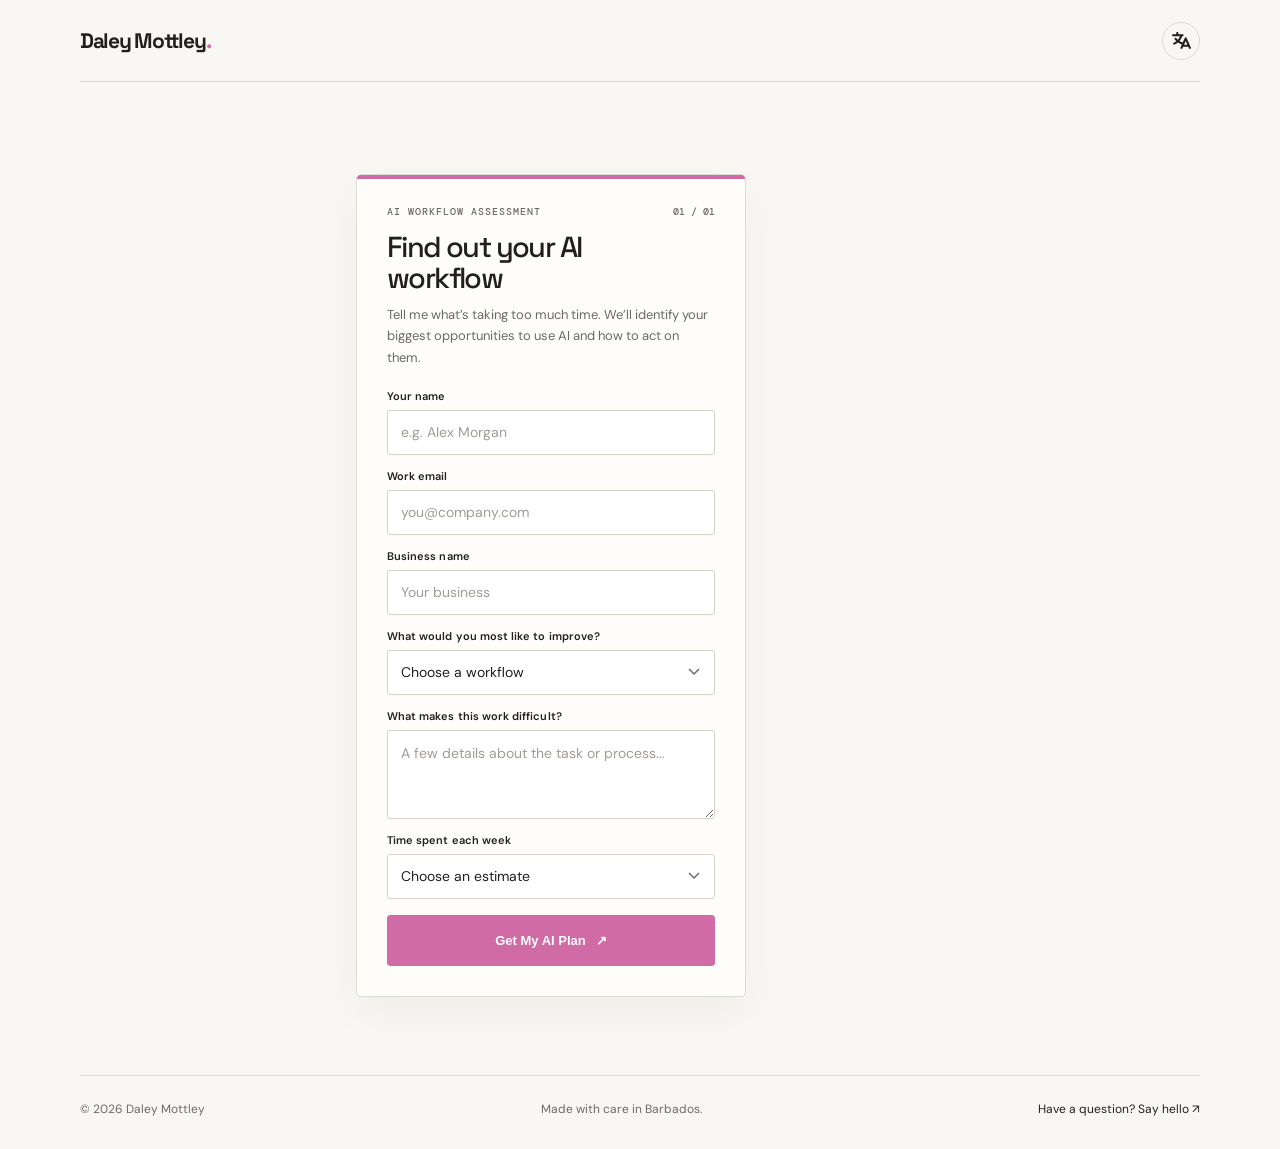
<file: bookings.html>
<!doctype html>
<html lang="en">
<head>
  <meta charset="utf-8">
  <meta name="viewport" content="width=device-width, initial-scale=1">
  <link rel="canonical" href="https://daleymottley.com/aiconsulting">
  <meta name="theme-color" content="#f8f7f4">
  <link rel="icon" href="https://res.cloudinary.com/dzpafdvkm/image/upload/f_auto/v1719909061/Portfolio/profile-pic.png">
  <link rel="apple-touch-icon" href="https://res.cloudinary.com/dzpafdvkm/image/upload/f_auto/v1719909061/Portfolio/profile-pic.png">
  <title>Book a Consultation with Daley Mottley | Practical AI</title>
  <meta name="description" content="Request an AI consultation with Daley Mottley. Share the workflow or business challenge you want to improve and explore practical ways to apply AI.">
  <meta name="author" content="Daley Mottley">
  <meta name="keywords" content="AI consultation, AI workflow audit, business automation, practical AI, artificial intelligence, Daley Mottley, Barbados">
  <meta name="robots" content="index,follow">
  <meta property="og:type" content="website">
  <meta property="og:site_name" content="Daley Mottley">
  <meta property="og:locale" content="en_US">
  <meta property="og:url" content="https://daleymottley.com/aiconsulting">
  <meta property="og:title" content="Book an AI Consultation | Daley Mottley">
  <meta property="og:description" content="Request a practical AI consultation. Share a time-consuming workflow or business challenge and explore how AI and automation could help your business.">
  <meta property="og:image" content="https://res.cloudinary.com/dzpafdvkm/image/upload/f_auto/v1719909061/Portfolio/profile-pic.png">
  <meta name="twitter:card" content="summary_large_image">
  <meta name="twitter:title" content="Book an AI Consultation | Daley Mottley">
  <meta name="twitter:description" content="Request a practical AI consultation. Share a time-consuming workflow or business challenge and explore how AI and automation could help your business.">
  <meta name="twitter:image" content="https://res.cloudinary.com/dzpafdvkm/image/upload/f_auto/v1719909061/Portfolio/profile-pic.png">
  <!-- Loads the same Google Analytics, PostHog, and Hotjar tracking used site-wide. -->
  <script src="/js/analytics.js" defer></script>
  <link rel="preconnect" href="https://fonts.googleapis.com">
  <link rel="preconnect" href="https://fonts.gstatic.com" crossorigin>
  <link href="https://fonts.googleapis.com/css2?family=DM+Mono:wght@400;500&family=DM+Sans:wght@400;500;600;700&family=Space+Grotesk:wght@400;500;600;700&display=swap" rel="stylesheet">
  <style>
    :root{--paper:#f8f7f4;--ink:#20201f;--muted:#6c6a66;--line:#dedbd5;--accent:#d16ba5;--lime:#d8f36a;--serif:Georgia,'Times New Roman',serif;--sans:'DM Sans',sans-serif;--display:'Space Grotesk',sans-serif}
    *{box-sizing:border-box}html{scroll-behavior:smooth}body{margin:0;background:var(--paper);color:var(--ink);font-family:var(--sans);-webkit-font-smoothing:antialiased}
    a{color:inherit;text-decoration:none}a:focus-visible,button:focus-visible{outline:3px solid var(--accent);outline-offset:4px}
    .wrap{width:min(1120px,calc(100% - 48px));margin:auto}.topbar{height:82px;display:flex;align-items:center;justify-content:space-between;border-bottom:1px solid var(--line)}
    .wordmark{font-family:var(--display);font-weight:700;letter-spacing:-.06em;font-size:21px}.wordmark span{color:var(--accent)}.nav{display:flex;align-items:center;gap:28px;font-size:13px;color:var(--muted)}.nav a:hover,.socials a:hover{color:var(--accent)}
    .lang{position:relative;display:flex;align-items:center;font:500 12px 'DM Mono',monospace}.lang-toggle{display:inline-flex;align-items:center;justify-content:center;width:38px;height:38px;border:1px solid var(--line);border-radius:50%;background:transparent;color:var(--ink);cursor:pointer}.lang-toggle svg{display:block;width:21px;height:21px;fill:currentColor;flex:none}.lang-menu{position:absolute;right:0;top:calc(100% + 8px);z-index:20;min-width:176px;padding:6px;background:var(--paper,#fff);border:1px solid var(--line);border-radius:8px;box-shadow:0 12px 30px #00000012}.lang-menu[hidden]{display:none}.lang-menu button{display:flex;align-items:center;gap:10px;width:100%;border:0;border-radius:5px;background:transparent;padding:9px 10px;text-align:left;color:var(--ink);cursor:pointer;font:inherit;font-family:inherit}.lang-menu button:hover,.lang-menu button[aria-pressed=true]{background:var(--line);}
    .hero{min-height:660px;padding:92px 0 78px;display:grid;grid-template-columns:minmax(0,1fr) minmax(320px,390px);gap:clamp(32px,5vw,64px);align-items:center}.eyebrow{font:500 11px 'DM Mono',monospace;text-transform:uppercase;letter-spacing:.12em;color:var(--muted);display:flex;align-items:center;gap:10px}.dot{width:7px;height:7px;border-radius:50%;background:#72a66c;box-shadow:0 0 0 4px #72a66c20}
    .profile-social-row{display:flex;align-items:center;gap:24px;margin-top:30px}.profile-ring{flex:0 0 112px;width:112px;height:112px;margin:0;border-radius:50%;overflow:hidden}.profile-ring img{display:block;width:100%;height:100%;object-fit:cover;object-position:center;border:0;border-radius:50%}.profile-social-row .ticker{display:block;border:0;padding:0;min-width:0}.profile-social-row .ticker-label{display:block;margin-bottom:12px}.profile-social-row .socials{gap:10px 18px}.profile-social-row .socials a{white-space:nowrap}
    h1{font-family:var(--display);font-weight:600;letter-spacing:-.075em;line-height:.98;font-size:clamp(56px,8.5vw,108px);max-width:850px;margin:27px 0 26px}h1 em{font-family:var(--serif);font-weight:400;color:var(--accent);letter-spacing:-.07em}.intro{font-size:clamp(17px,2vw,20px);line-height:1.7;color:#55534f;max-width:550px;margin:0}
    .actions{display:flex;gap:12px;flex-wrap:wrap;margin-top:34px}.button{min-height:48px;padding:0 19px;display:inline-flex;align-items:center;justify-content:center;gap:18px;border:1px solid var(--ink);border-radius:3px;font-size:13px;font-weight:600;transition:transform .2s,background .2s}.button:hover{transform:translateY(-2px)}.button.primary{background:var(--ink);color:white}.button.primary:hover{background:#393735}.button.secondary{border-color:var(--line)}
    .assessment-card{align-self:center;justify-self:end;width:100%;max-width:390px;position:relative;overflow:hidden;border:1px solid var(--line);padding:clamp(22px,3vw,30px);background:#fffdf9;border-radius:5px;box-shadow:0 16px 44px #20201f0b}
    .assessment-card:before{content:"";position:absolute;top:0;left:0;right:0;height:4px;background:var(--accent)}
    .assessment-heading{display:flex;align-items:center;justify-content:space-between;gap:12px;margin-bottom:13px}.form-tag{font:500 10px 'DM Mono',monospace;text-transform:uppercase;letter-spacing:.1em;color:var(--muted)}.form-index{font:500 10px 'DM Mono',monospace;color:var(--muted)}
    .assessment-card h2{font:500 clamp(24px,2.4vw,29px)/1.08 var(--display);letter-spacing:-.055em;margin:0 0 10px;max-width:300px}.assessment-card .form-intro{font-size:13px;color:var(--muted);line-height:1.65;margin:0 0 21px;max-width:330px}
    .assessment-form{display:grid;gap:14px}.assessment-form label{font-size:11px;font-weight:600;letter-spacing:.005em;display:grid;gap:7px}.assessment-form input,.assessment-form select,.assessment-form textarea{display:block;width:100%;min-width:0;min-height:45px;border:1px solid #d8d4cc;background:#fff;border-radius:3px;padding:12px 13px;font:14px var(--sans);color:var(--ink);box-shadow:0 1px 1px #20201f05;transition:border-color .18s,box-shadow .18s,background .18s}.assessment-form select{appearance:none;padding-right:38px;background-image:url("data:image/svg+xml,%3Csvg xmlns='http://www.w3.org/2000/svg' width='12' height='8' viewBox='0 0 12 8'%3E%3Cpath d='m1 1 5 5 5-5' fill='none' stroke='%236c6a66' stroke-width='1.5'/%3E%3C/svg%3E");background-repeat:no-repeat;background-position:right 14px center}.assessment-form textarea{resize:vertical;min-height:86px;line-height:1.5}.assessment-form input:focus,.assessment-form select:focus,.assessment-form textarea:focus{outline:0;border-color:var(--accent);box-shadow:0 0 0 3px #d16ba51f;background:#fff}.assessment-form input::placeholder,.assessment-form textarea::placeholder{color:#a09c95}.assessment-form .button{width:100%;min-height:51px;margin-top:2px;cursor:pointer;justify-content:center;gap:10px;padding:0 16px}.assessment-form .button.primary{background:var(--accent);border-color:var(--accent);color:#fff}.assessment-form .button.primary:hover{background:#c45b96}.form-note{font-size:11px!important;line-height:1.55!important;color:var(--muted);margin:0!important;text-align:center}
    .ticker{border-top:1px solid var(--line);border-bottom:1px solid var(--line);padding:18px 0;display:flex;align-items:center;justify-content:space-between;gap:20px;flex-wrap:wrap}.ticker-label{font:500 10px 'DM Mono',monospace;letter-spacing:.12em;text-transform:uppercase;color:var(--muted)}.socials{display:flex;gap:clamp(16px,3vw,36px);flex-wrap:wrap}.socials a{font-size:13px;font-weight:600}.socials a span{font-size:11px;color:var(--accent);margin-left:4px}
    .latest-section{padding:64px 0 72px;border-top:1px solid var(--line)}.latest-article{max-width:760px;margin:0 auto;padding:0}.latest-article-label{font:500 10px 'DM Mono',monospace;text-transform:uppercase;letter-spacing:.1em;color:var(--muted);display:block;margin-bottom:10px}.latest-article h3{font:500 clamp(20px,2.5vw,25px)/1.25 var(--display);letter-spacing:-.035em;margin:0 0 10px}.latest-article p{font-size:14px;line-height:1.7;margin:0 0 18px;color:var(--muted)}.latest-article[hidden]{display:none}.text-link{font-size:13px;font-weight:700;border-bottom:1px solid var(--accent);padding-bottom:5px;display:inline-block}.footer{border-top:1px solid var(--line);padding:25px 0 32px;display:flex;justify-content:space-between;gap:20px;align-items:center;color:var(--muted);font-size:12px}.footer a{color:var(--ink)}
    @media(max-width:900px) and (min-width:701px){.hero{grid-template-columns:minmax(0,1fr) minmax(300px,350px);gap:28px;padding:78px 0 68px}h1{font-size:clamp(55px,7vw,82px)}.assessment-card{padding:22px}}
    @media(max-width:700px){.wrap{width:calc(100% - 36px)}.topbar{height:70px}.nav{gap:13px}.nav .nav-about{display:none}.hero{min-height:auto;padding:58px 0 48px;grid-template-columns:minmax(0,1fr);gap:40px;align-items:start}.profile-social-row{gap:16px;margin-top:24px}.profile-ring{flex-basis:88px;width:88px;height:88px}.profile-social-row .ticker-label{font-size:9px;margin-bottom:9px}.profile-social-row .socials{gap:9px 13px}.profile-social-row .socials a{font-size:12px}h1{font-size:clamp(55px,13vw,82px);margin-top:28px}.assessment-card{max-width:none;width:100%;justify-self:stretch;padding:24px 20px}.assessment-card h2{font-size:28px}.assessment-form{gap:15px}.assessment-form input,.assessment-form select,.assessment-form textarea{font-size:16px;min-height:48px}.assessment-form textarea{min-height:100px}.assessment-form .button{min-height:54px}.ticker{align-items:flex-start;flex-direction:column;gap:16px}.socials{gap:17px}.latest-section{padding:48px 0 56px}.footer{align-items:flex-start;flex-direction:column;gap:10px}}
    @media(prefers-reduced-motion:reduce){html{scroll-behavior:auto}*,*::before,*::after{transition:none!important}}
  
    @media(max-width:760px){.hero{min-height:0;padding-top:48px;padding-bottom:54px;grid-template-columns:1fr;gap:38px}.assessment-card{justify-self:stretch;max-width:none}}
  </style>
  <!-- Analytics setup -->
  <script>
    (function(h,o,t,j,a,r){
      h.hj=h.hj||function(){(h.hj.q=h.hj.q||[]).push(arguments)};
      h._hjSettings={hjid:6475755,hjsv:6};
      a=o.getElementsByTagName('head')[0];
      r=o.createElement('script');r.async=1;
      r.src=t+h._hjSettings.hjid+j+h._hjSettings.hjsv;
      a.appendChild(r);
    })(window,document,'https://static.hotjar.com/c/hotjar-','.js?sv=');
  </script>
</head>
<body data-page="bookings">
<header class="wrap topbar">
    <a class="wordmark" href="/" aria-label="Daley Mottley home">Daley Mottley<span>.</span></a>
    <nav class="nav" aria-label="Main navigation">
      <div class="lang" aria-label="Language">
        <button class="lang-toggle" id="lang-toggle" type="button" aria-label="Choose language" aria-expanded="false" aria-controls="lang-menu">
          <!-- Font Awesome Free v7.3.1 Language icon -->
          <svg aria-hidden="true" focusable="false" xmlns="http://www.w3.org/2000/svg" viewBox="0 0 640 640"><path d="M192 64C209.7 64 224 78.3 224 96L224 128L352 128C369.7 128 384 142.3 384 160C384 177.7 369.7 192 352 192L342.4 192L334 215.1C317.6 260.3 292.9 301.6 261.8 337.1C276 345.9 290.8 353.7 306.2 360.6L356.6 383L418.8 243C423.9 231.4 435.4 224 448 224C460.6 224 472.1 231.4 477.2 243L605.2 531C612.4 547.2 605.1 566.1 589 573.2C572.9 580.3 553.9 573.1 546.8 557L526.8 512L369.3 512L349.3 557C342.1 573.2 323.2 580.4 307.1 573.2C291 566 283.7 547.1 290.9 531L330.7 441.5L280.3 419.1C257.3 408.9 235.3 396.7 214.5 382.7C193.2 399.9 169.9 414.9 145 427.4L110.3 444.6C94.5 452.5 75.3 446.1 67.4 430.3C59.5 414.5 65.9 395.3 81.7 387.4L116.2 370.1C132.5 361.9 148 352.4 162.6 341.8C148.8 329.1 135.8 315.4 123.7 300.9L113.6 288.7C102.3 275.1 104.1 254.9 117.7 243.6C131.3 232.3 151.5 234.1 162.8 247.7L173 259.9C184.5 273.8 197.1 286.7 210.4 298.6C237.9 268.2 259.6 232.5 273.9 193.2L274.4 192L64.1 192C46.3 192 32 177.7 32 160C32 142.3 46.3 128 64 128L160 128L160 96C160 78.3 174.3 64 192 64zM448 334.8L397.7 448L498.3 448L448 334.8z"/></svg>
        </button>
        <div class="lang-menu" id="lang-menu" role="menu" aria-label="Select language" hidden>
          <button type="button" data-lang="en" role="menuitem" aria-pressed="true">🇬🇧 English</button><button type="button" data-lang="es" role="menuitem" aria-pressed="false">🇪🇸 Español</button><button type="button" data-lang="fr" role="menuitem" aria-pressed="false">🇫🇷 Français</button><button type="button" data-lang="de" role="menuitem" aria-pressed="false">🇩🇪 Deutsch</button><button type="button" data-lang="zh" role="menuitem" aria-pressed="false">🇨🇳 中文</button><button type="button" data-lang="ja" role="menuitem" aria-pressed="false">🇯🇵 日本語</button><button type="button" data-lang="pt" role="menuitem" aria-pressed="false">🇵🇹 Português</button><button type="button" data-lang="fa" role="menuitem" aria-pressed="false">🇮🇷 فارسی</button>
        </div>
      </div>
    </nav>
  </header>
  <main>
    <section class="wrap hero" aria-labelledby="booking-title">
      <aside class="assessment-card" aria-labelledby="assessment-title">
        <div class="assessment-heading"><span class="form-tag" data-i18n="formTag">AI Consultation Request</span><span class="form-index" data-i18n="formIndex">01 / 01</span></div>
        <h2 id="assessment-title" data-i18n-html="formTitle">Let’s make AI useful for your business.</h2>
        <p class="form-intro" data-i18n="formIntro">Share a little about your business and what you would like to improve. I’ll review your request and get back to you about the next step.</p>
        <form class="assessment-form" id="assessment-form" data-booking-form="true">
          <label for="assessment-name"><span data-i18n="nameLabel">Your name</span><input id="assessment-name" name="name" autocomplete="name" data-i18n-placeholder="namePlaceholder" placeholder="e.g. Alex Morgan" required></label>
          <label for="assessment-email"><span data-i18n="emailLabel">Work email</span><input id="assessment-email" type="email" name="email" autocomplete="email" data-i18n-placeholder="emailPlaceholder" placeholder="you@company.com" required></label>
          <label for="assessment-business"><span data-i18n="businessLabel">Business name</span><input id="assessment-business" name="business" autocomplete="organization" data-i18n-placeholder="businessPlaceholder" placeholder="Your business" required></label>
          <label for="assessment-workflow"><span data-i18n="workflowLabel">What would you most like to improve?</span><select id="assessment-workflow" name="workflow" required><option value="" data-i18n="chooseWorkflow">Choose a workflow</option><option data-i18n="leadSales">Lead follow-up and sales</option><option data-i18n="customerService">Customer service and enquiries</option><option data-i18n="adminData">Admin and data entry</option><option data-i18n="marketingContent">Marketing and content</option><option data-i18n="clientOnboarding">Client onboarding and delivery</option><option data-i18n="reportingResearch">Reporting and research</option><option data-i18n="notSure">Not sure yet</option></select></label>
          <label for="assessment-challenge"><span data-i18n="challengeLabel">What makes this work difficult?</span><textarea id="assessment-challenge" name="challenge" rows="3" data-i18n-placeholder="challengePlaceholder" placeholder="A few details about the task or process..." required></textarea></label>
          <label for="assessment-time"><span data-i18n="timeLabel">Time spent each week</span><select id="assessment-time" name="time" required><option value="" data-i18n="chooseEstimate">Choose an estimate</option><option data-i18n="under2">Under 2 hours</option><option data-i18n="hours2to5">2–5 hours</option><option data-i18n="hours6to10">6–10 hours</option><option data-i18n="over10">More than 10 hours</option><option data-i18n="notSure">Not sure</option></select></label>
          <button class="button primary" type="submit"><span data-i18n="submitAssessment">Request my assessment</span> <span aria-hidden="true">↗</span></button>
          <p class="form-note" id="assessment-status" aria-live="polite" hidden></p>

        </form>
      </aside>
    </section>
  </main>
  <footer class="wrap footer">
    <span>© <span id="year"></span> Daley Mottley</span>
    <span>Made with care in Barbados.</span>
    <a href="mailto:daley.mottley@hotmail.com">Have a question? Say hello ↗</a>
  </footer>
  <script src="/js/site.js" defer></script>
</body>
</html>
</file>
